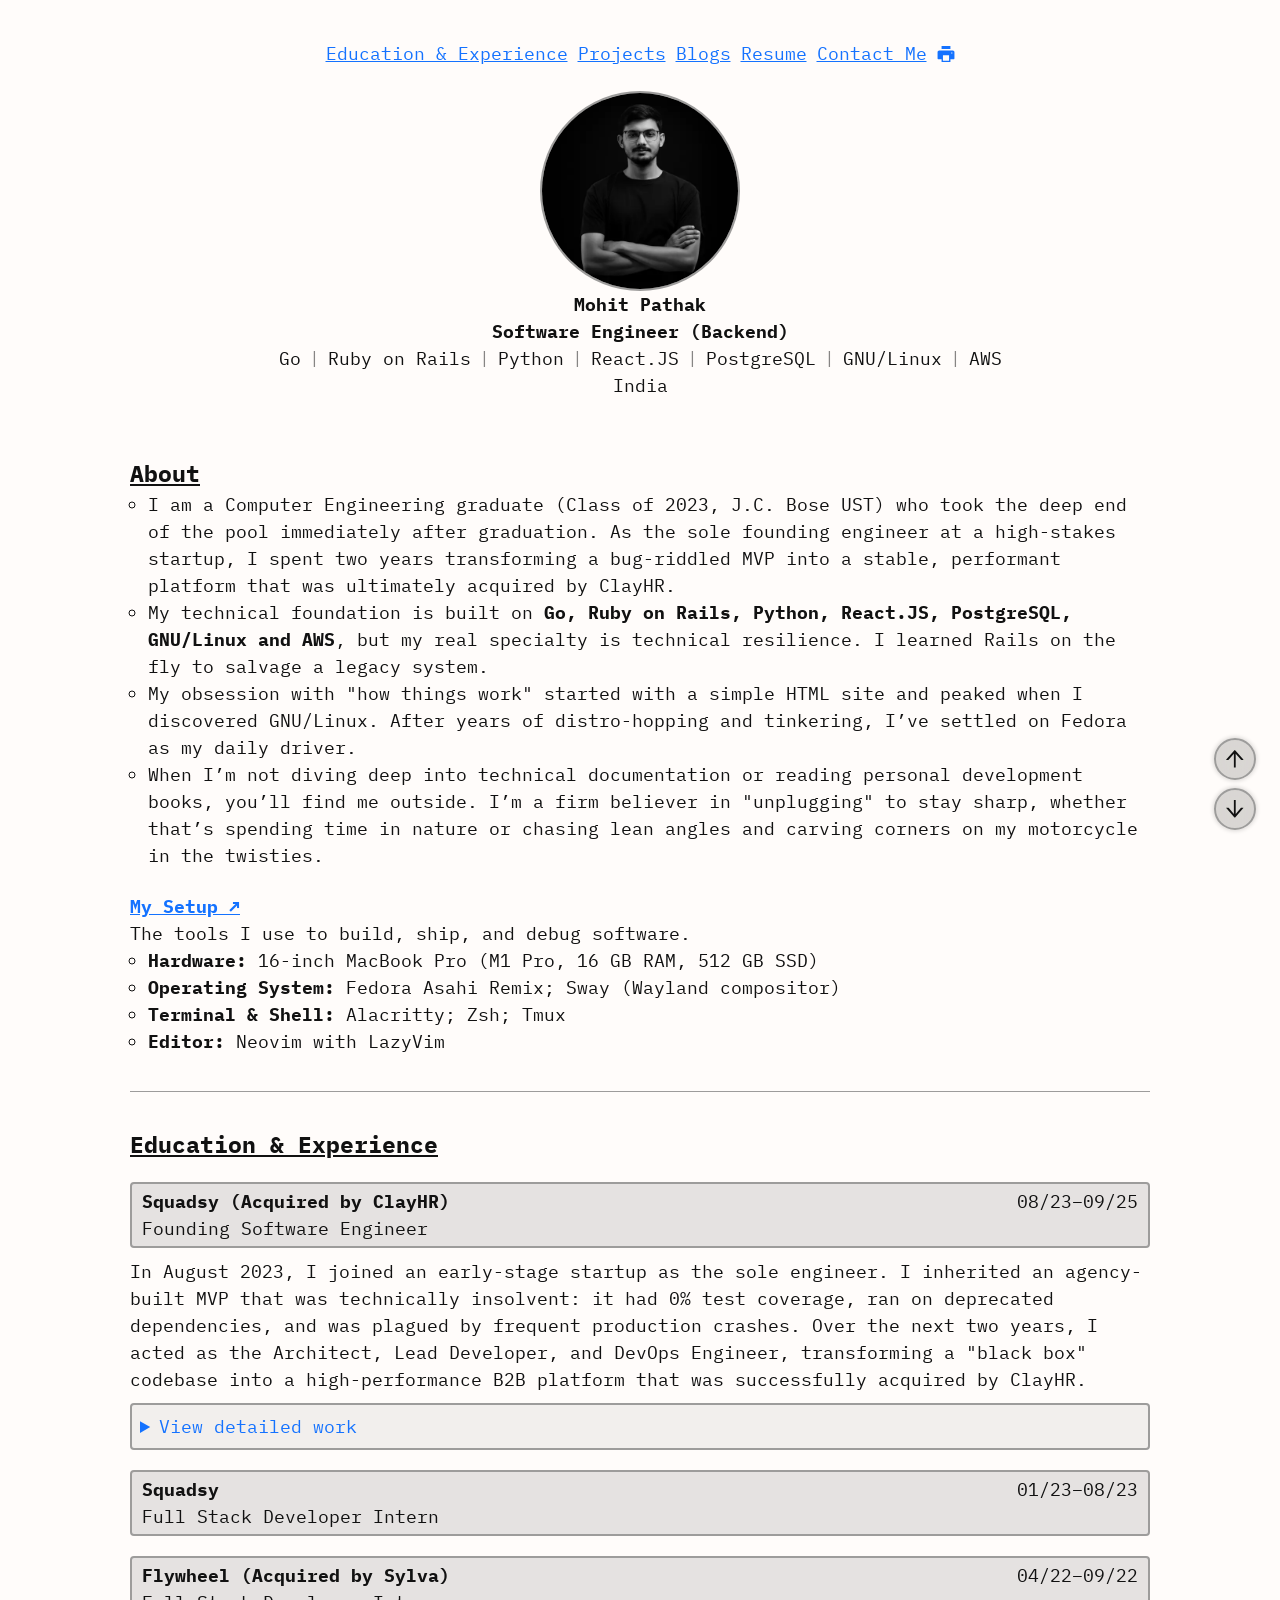
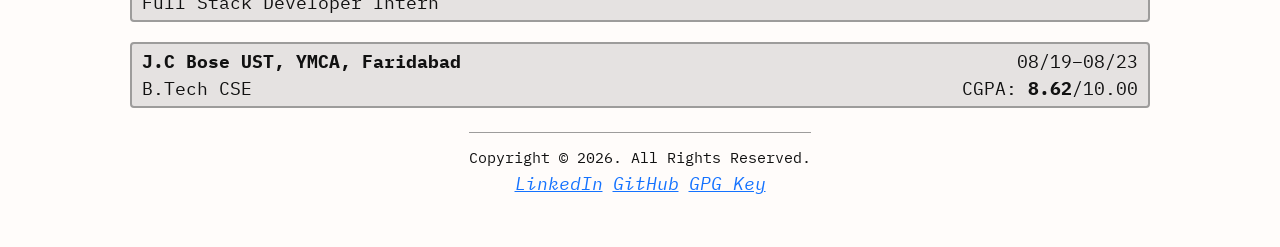
<file: public/index.html>
<!doctype html>
<html lang="en">
  <head>
    <meta charset="UTF-8" />
    <meta name="viewport" content="width=device-width, initial-scale=1" />
    <title>Mohit Pathak | Backend Software Engineer</title>
    <meta
      name="description"
      content="Mohit Pathak is a Backend Software Engineer with 2.5 years of experience in Go, Ruby on Rails, PostgreSQL, AWS, and Docker. Based in India."
    />
    <meta
      name="keywords"
      content="Mohit Pathak, Backend Engineer, Software Engineer, Go, Golang, Ruby on Rails, PostgreSQL, Docker, AWS, Linux, India"
    />
    <meta name="author" content="Mohit Pathak" />
    <meta name="robots" content="index, follow" />
    <link rel="canonical" href="https://itspmohit.github.io" />
    <meta property="og:type" content="profile" />
    <meta
      property="og:title"
      content="Mohit Pathak — Backend Software Engineer"
    />
    <meta
      property="og:description"
      content="Backend Software Engineer with 2.5 years of experience in Go, Ruby on Rails, PostgreSQL, AWS, and Docker."
    />
    <meta property="og:url" content="https://itspmohit.github.io" />
    <meta
      property="og:image"
      content="https://itspmohit.github.io/static/MohitPathak.webp"
    />
    <meta property="og:image:alt" content="Mohit Pathak profile picture" />
    <meta property="og:locale" content="en_IN" />
    <meta property="profile:first_name" content="Mohit" />
    <meta property="profile:last_name" content="Pathak" />
    <!-- ── Twitter/X Card ── -->
    <meta name="twitter:card" content="summary" />
    <meta
      name="twitter:title"
      content="Mohit Pathak — Backend Software Engineer"
    />
    <meta
      name="twitter:description"
      content="Backend Software Engineer with 2.5 years of experience in Go, Ruby on Rails, PostgreSQL, AWS, and Docker."
    />
    <meta
      name="twitter:image"
      content="https://itspmohit.github.io/static/MohitPathak.webp"
    />
    <meta name="twitter:image:alt" content="Mohit Pathak profile picture" />
    <!-- ── Structured Data (JSON-LD) ── -->
    <script type="application/ld+json">
      {
        "@context": "https://schema.org",
        "@type": "Person",
        "name": "Mohit Pathak",
        "jobTitle": "Software Engineer",
        "description": "Backend Software Engineer with 2.5 years of experience in Go, Ruby on Rails, PostgreSQL, AWS, and Docker.",
        "url": "https://itspmohit.github.io",
        "image": "https://itspmohit.github.io/static/MohitPathak.webp",
        "email": "pmohit.dev@proton.me",
        "nationality": "IN",
        "knowsAbout": [
          "Go",
          "Ruby on Rails",
          "PostgreSQL",
          "Docker",
          "AWS",
          "Linux",
          "Python"
        ],
        "sameAs": [
          "https://linkedin.com/in/itspmohit",
          "https://github.com/itspmohit"
        ]
      }
    </script>
    <link href="css/style.css" rel="stylesheet" />
    <link rel="preconnect" href="https://fonts.googleapis.com" />
    <link rel="preconnect" href="https://fonts.gstatic.com" crossorigin />
    <link
      href="https://fonts.googleapis.com/css2?family=IBM+Plex+Mono:ital,wght@0,100;0,200;0,300;0,400;0,500;0,600;0,700;1,100;1,200;1,300;1,400;1,500;1,600;1,700&display=swap"
      rel="stylesheet"
    />
    <link rel="icon" href="static/favicon/favicon.ico" sizes="any" />
    <link
      rel="icon"
      type="image/webp"
      sizes="32x32"
      href="static/favicon/favicon-32x32.webp"
    />
    <link
      rel="icon"
      type="image/webp"
      sizes="16x16"
      href="static/favicon/favicon-16x16.webp"
    />
    <link rel="apple-touch-icon" href="static/favicon/apple-touch-icon.webp" />
    <link rel="manifest" href="static/favicon/site.webmanifest" />
  </head>
  <body>
    <header id="header">
      <nav aria-label="Main navigation">
        <ul role="list" class="navigation-list">
          <li>
            <a href="#education-and-experience">Education &amp; Experience</a>
          </li>
          <li><a href="projects/">Projects</a></li>
          <li><a href="blogs/">Blogs</a></li>
          <li>
            <a
              href="https://pmohit.s.gy/resume"
              target="_blank"
              rel="noopener noreferrer"
              >Resume</a
            >
          </li>
          <li>
            <a
              href="mailto:pmohit.dev@proton.me?subject=Let%27s%20Build%20Something%20Interesting"
              target="_blank"
              rel="noopener noreferrer"
              >Contact Me</a
            >
          </li>
          <li id="print-btn-parent">
            <button
              id="print-btn"
              onclick="
                document
                  .querySelectorAll('details.work-details')
                  .forEach((d) => {
                    d.dataset.wasOpen = d.open;
                    d.open = true;
                  });
                window.print();
              "
              aria-label="Print page"
              title="Print"
            >
              <svg
                viewBox="64 64 896 896"
                focusable="false"
                data-icon="printer"
                width="1em"
                height="1em"
                fill="currentColor"
                aria-hidden="true"
              >
                <path
                  d="M732 120c0-4.4-3.6-8-8-8H300c-4.4 0-8 3.6-8 8v148h440V120zm120 212H172c-44.2 0-80 35.8-80 80v328c0 17.7 14.3 32 32 32h168v132c0 4.4 3.6 8 8 8h424c4.4 0 8-3.6 8-8V772h168c17.7 0 32-14.3 32-32V412c0-44.2-35.8-80-80-80zM664 844H360V568h304v276zm164-360c0 4.4-3.6 8-8 8h-40c-4.4 0-8-3.6-8-8v-40c0-4.4 3.6-8 8-8h40c4.4 0 8 3.6 8 8v40z"
                ></path>
              </svg>
            </button>
          </li>
        </ul>
      </nav>
      <div class="scroll-btns" aria-label="Page navigation">
        <a href="#header" title="Go to top" aria-label="Go to top">
          <svg
            viewBox="64 64 896 896"
            focusable="false"
            data-icon="arrow-up"
            width="1em"
            height="1em"
            fill="currentColor"
            aria-hidden="true"
          >
            <path
              d="M868 545.5L536.1 163a31.96 31.96 0 00-48.3 0L156 545.5a7.97 7.97 0 006 13.2h81c4.6 0 9-2 12.1-5.5L474 300.9V864c0 4.4 3.6 8 8 8h60c4.4 0 8-3.6 8-8V300.9l218.9 252.3c3 3.5 7.4 5.5 12.1 5.5h81c6.8 0 10.5-8 6-13.2z"
            ></path>
          </svg>
        </a>
        <a href="#footer" title="Go to bottom" aria-label="Go to bottom">
          <svg
            viewBox="64 64 896 896"
            focusable="false"
            data-icon="arrow-down"
            width="1em"
            height="1em"
            fill="currentColor"
            aria-hidden="true"
          >
            <path
              d="M862 465.3h-81c-4.6 0-9 2-12.1 5.5L550 723.1V160c0-4.4-3.6-8-8-8h-60c-4.4 0-8 3.6-8 8v563.1L255.1 470.8c-3-3.5-7.4-5.5-12.1-5.5h-81c-6.8 0-10.5 8.1-6 13.2L487.9 861a31.96 31.96 0 0048.3 0L868 478.5c4.5-5.2.8-13.2-6-13.2z"
            ></path>
          </svg>
        </a>
      </div>
      <section class="hello" aria-label="Profile introduction">
        <img
          src="static/img/MohitPathak.webp"
          id="profile-picture"
          alt="Mohit Pathak profile picture"
          height="200px"
          width="200px"
        />
        <div class="designation">
          <p id="name"><strong>Mohit Pathak</strong></p>
          <p><strong>Software Engineer (Backend)</strong></p>
          <ul role="list" class="technology-list">
            <li>Go</li>
            <li>Ruby on Rails</li>
            <li>Python</li>
            <li>React.JS</li>
            <li>PostgreSQL</li>
            <li>GNU/Linux</li>
            <li>AWS</li>
          </ul>
          <p>India</p>
        </div>
      </section>
    </header>
    <main>
      <section id="about-me" aria-labelledby="about-heading">
        <h2 id="about-heading">About</h2>
        <ul role="list" class="content-list">
          <li>
            I am a Computer Engineering graduate (Class of 2023, J.C. Bose UST)
            who took the deep end of the pool immediately after graduation. As
            the sole founding engineer at a high-stakes startup, I spent two
            years transforming a bug-riddled MVP into a stable, performant
            platform that was ultimately acquired by ClayHR.
          </li>
          <li>
            My technical foundation is built on
            <strong
              >Go, Ruby on Rails, Python, React.JS, PostgreSQL, GNU/Linux and
              AWS</strong
            >, but my real specialty is technical resilience. I learned Rails on
            the fly to salvage a legacy system.
          </li>
          <li>
            My obsession with "how things work" started with a simple HTML site
            and peaked when I discovered GNU/Linux. After years of
            distro-hopping and tinkering, I’ve settled on Fedora as my daily
            driver.
          </li>
          <li>
            When I’m not diving deep into technical documentation or reading
            personal development books, you’ll find me outside. I’m a firm
            believer in "unplugging" to stay sharp, whether that’s spending time
            in nature or chasing lean angles and carving corners on my
            motorcycle in the twisties.
          </li>
        </ul>
        <section id="my-setup" aria-labelledby="my-setup-heading">
          <h3 id="my-setup-heading">
            <a
              href="https://github.com/itspmohit/dotfiles"
              target="_blank"
              rel="noopener noreferrer"
            >
              My Setup ↗
            </a>
          </h3>

          <p>The tools I use to build, ship, and debug software.</p>

          <ul role="list" class="content-list">
            <li>
              <strong>Hardware:</strong> 16-inch MacBook Pro (M1 Pro, 16 GB RAM,
              512 GB SSD)
            </li>
            <li>
              <strong>Operating System:</strong> Fedora Asahi Remix; Sway
              (Wayland compositor)
            </li>
            <li><strong>Terminal &amp; Shell:</strong> Alacritty; Zsh; Tmux</li>
            <li><strong>Editor:</strong> Neovim with LazyVim</li>
          </ul>
        </section>
      </section>
      <hr />
      <section id="education-and-experience" aria-labelledby="edu-heading">
        <h2 id="edu-heading">Education &amp; Experience</h2>
        <ul role="list" class="content-list organization-list">
          <li>
            <article aria-labelledby="fte-job1">
              <header class="parent-row">
                <div class="organization row">
                  <h3 id="fte-job1" class="col-1">
                    Squadsy (Acquired by ClayHR)
                  </h3>
                  <time datetime="2023-08/2025-09" class="col-2 align-right"
                    >08/23–09/25</time
                  >
                </div>
                <div class="role row">
                  <p class="col-1">Founding Software Engineer</p>
                </div>
              </header>
              <p class="work-summary">
                In August 2023, I joined an early-stage startup as the sole
                engineer. I inherited an agency-built MVP that was technically
                insolvent: it had 0% test coverage, ran on deprecated
                dependencies, and was plagued by frequent production crashes.
                Over the next two years, I acted as the Architect, Lead
                Developer, and DevOps Engineer, transforming a "black box"
                codebase into a high-performance B2B platform that was
                successfully acquired by ClayHR.
              </p>
              <details class="work-details">
                <summary>View detailed work</summary>
                <section
                  class="work-category"
                  aria-labelledby="The Technical Rescue: Zero to Production"
                >
                  <h4 id="The Technical Rescue: Zero to Production">
                    The Technical Rescue: Zero to Production
                  </h4>
                  <p>
                    When I started, I had never used Ruby on Rails. Within
                    weeks, I had self-taught the framework, stabilized the
                    existing features, and began shipping critical updates. I
                    transitioned the company from a "firefighting" culture to a
                    stable, scalable engineering environment by:
                  </p>
                  <ul role="list" class="work-info-list">
                    <li>
                      <b>Dockerizing the Environment:</b> I containerized the
                      legacy stack to eliminate environment parity issues and
                      created a repeatable, reliable build process.
                    </li>
                    <li>
                      <b>Proactive Observability:</b> I implemented a
                      centralized error-handling suite using Bugsnag and Slack,
                      building a real-time alerting pipeline that allowed us to
                      resolve production issues before they impacted our
                      enterprise clients.
                    </li>
                  </ul>
                </section>
                <section
                  class="work-category"
                  aria-labelledby="Core Product: The Automation & Analytics Engine"
                >
                  <h4 id="Core Product: The Automation & Analytics Engine">
                    Core Product: The Automation & Analytics Engine
                  </h4>
                  I owned the full lifecycle of our core product features,
                  ensuring they were robust enough for enterprise HR
                  departments.
                  <ul role="list" class="work-info-list">
                    <li>
                      <b>The "Journey" Builder:</b> Architected a flexible
                      automation engine that allowed HR leaders to trigger
                      complex employee workflows based on dynamic HRIS data
                      (birthdays, tenure, or role changes).
                    </li>
                    <li>
                      <b>Enterprise Integrations:</b> Overhauled our OAuth 2.0
                      flows and built an event-driven ingestion pipeline for
                      bulk HRIS data. This ensured secure, high-speed syncing
                      with third-party platforms like Slack, Twilio, and
                      Merge.dev.
                    </li>
                    <li>
                      <b>Business Intelligence Suite:</b> I designed a
                      proprietary analytics engine from scratch. It didn’t just
                      track opens and clicks; I engineered a custom query layer
                      that allowed users to perform multi-dimensional
                      segmentation—filtering engagement trends by department,
                      job role, and location to derive actual employee
                      sentiment.
                    </li>
                  </ul>
                </section>
                <section
                  class="work-category"
                  aria-labelledby="Performance Engineering at Scale"
                >
                  <h4 id="Performance Engineering at Scale">
                    Performance Engineering at Scale
                  </h4>
                  <p>
                    As our B2B client base grew, the initial architecture hit a
                    ceiling. I led a deep-dive refactoring of the data layer to
                    support enterprise-grade datasets:
                  </p>
                  <ul role="list" class="work-info-list">
                    <li>
                      <b>300x Latency Reduction:</b> By optimizing SQL
                      generation and implementing advanced indexing, I reduced
                      response times for high-load filtering queries by
                      <strong>300x</strong>.
                    </li>
                    <li>
                      <b>Baseline Improvements:</b> Achieved a
                      <strong>20x</strong> speed increase across general system
                      queries, ensuring a lag-free experience for managers
                      handling 10,000+ employee records.
                    </li>
                    <li>
                      <b>Reliability:</b> Implemented a leaky-bucket
                      rate-limiting algorithm and background job throttling to
                      protect our infrastructure from external API spikes and
                      webhook floods.
                    </li>
                  </ul>
                </section>
                <section
                  class="work-category"
                  aria-labelledby="DevOps & Infrastructure"
                >
                  <h4 id="DevOps & Infrastructure">DevOps & Infrastructure</h4>
                  <p>
                    I managed the company’s entire AWS footprint, treating
                    infrastructure as a first-class citizen:
                  </p>
                  <ul role="list" class="work-info-list">
                    <li>
                      <b>50% Cost Reduction:</b> Conducted a comprehensive audit
                      of our cloud spend. By migrating deprecated RDS instances
                      and right-sizing our EC2 fleet, I slashed the monthly
                      infrastructure bill by half while simultaneously improving
                      system throughput.
                    </li>
                    <li>
                      <b>Zero-Downtime Deployments:</b> Migrated the stack to
                      AWS Elastic Beanstalk with rolling updates. I implemented
                      graceful shutdown protocols to ensure that no background
                      jobs or data transactions were lost during deployments.
                    </li>
                  </ul>
                </section>
                <section
                  class="work-category"
                  aria-labelledby="Acquisition & Transition"
                >
                  <h4 id="Acquisition & Transition">
                    Acquisition & Transition
                  </h4>
                  <ul role="list" class="work-info-list">
                    <li>
                      My work directly contributed to the
                      <strong>company's acquisition by ClayHR</strong>. I was
                      offered a Full-Time Equivalent (FTE) position to lead the
                      transition but chose to pursue new challenges as a
                      generalist engineer.
                    </li>
                  </ul>
                </section>
              </details>
            </article>
          </li>
          <li>
            <article aria-labelledby="internship-2">
              <header class="parent-row">
                <div class="organization row">
                  <h3 id="internship-2" class="col-1">Squadsy</h3>
                  <time datetime="2023-01/2023-08" class="col-2 align-right"
                    >01/23–08/23</time
                  >
                </div>
                <div class="role row">
                  <p class="col-1">Full Stack Developer Intern</p>
                </div>
              </header>
              <p class="work-summary">
                <!-- </p> -->
                <!-- <details class="work-details"> -->
                <!-- 	<summary>View detailed work</summary> -->
                <!---->
                <!-- 	<section class="work-category" aria-labelledby="Technical Leadership & Product Delivery"> -->
                <!-- 		<h4 id="Technical Leadership & Product Delivery">Technical Leadership & Product Delivery</h4> -->
                <!-- 		<ul role="list" class="work-info-list"> -->
                <!-- 			<li> -->
                <!-- 			</li> -->
                <!-- 			<li> -->
                <!-- 			</li> -->
                <!-- 			<li> -->
                <!-- 			</li> -->
                <!-- 		</ul> -->
                <!-- 	</section> -->
                <!-- </details> -->
              </p>
            </article>
          </li>
          <li>
            <article aria-labelledby="internship-1">
              <header class="parent-row">
                <div class="organization row">
                  <h3 id="internship-1" class="col-1">
                    Flywheel (Acquired by Sylva)
                  </h3>
                  <time datetime="2022-04/2022-09" class="col-2 align-right"
                    >04/22–09/22</time
                  >
                </div>
                <div class="role row">
                  <p class="col-1">Full Stack Developer Intern</p>
                </div>
              </header>
            </article>
          </li>
          <li>
            <article aria-labelledby="btech-degree">
              <header class="parent-row">
                <div class="institution-row row">
                  <h3 id="btech-degree" class="col-1">
                    J.C Bose UST, YMCA, Faridabad
                  </h3>
                  <time datetime="2019-08/2023-08" class="col-2 align-right"
                    >08/19–08/23</time
                  >
                </div>
                <div class="degree-row row">
                  <p class="col-1">B.Tech CSE</p>
                  <p class="col-2 align-right">
                    CGPA: <strong>8.62</strong>/10.00
                  </p>
                </div>
              </header>
            </article>
          </li>
        </ul>
      </section>
    </main>
    <footer id="footer">
      <p id="copyright-text">
        <small>Copyright &copy; 2026. All Rights Reserved.</small>
      </p>
      <address>
        <ul role="list" class="footer-container">
          <li class="print-only-links">
            <a
              target="_blank"
              href="https://pmohit.s.gy/resume"
              rel="noopener noreferrer"
              >Resume</a
            >
          </li>
          <li class="print-only-links">
            <a
              target="_blank"
              href="mailto:pmohit.dev@proton.me?subject=Let%27s%20Build%20Something%20Interesting"
              rel="noopener noreferrer"
              >Contact Me</a
            >
          </li>
          <li>
            <a
              target="_blank"
              href="https://linkedin.com/in/itspmohit"
              rel="noopener noreferrer"
              >LinkedIn</a
            >
          </li>
          <li>
            <a
              target="_blank"
              href="https://github.com/itspmohit"
              rel="noopener noreferrer"
              >GitHub</a
            >
          </li>
          <li>
            <a
              target="_blank"
              href="https://keys.openpgp.org/search?q=pmohit.dev%40proton.me"
              rel="noopener noreferrer"
              >GPG Key</a
            >
          </li>
        </ul>
      </address>
    </footer>
  </body>
</html>
</file>
<file: public/css/style.css>
/* CSS style reset */

/* 1. Use a more-intuitive box-sizing model */

*,
*::before,
*::after {
  box-sizing: border-box;
}

/* 2. Remove default margin */

*:not(dialog) {
  margin: 0;
}

/* 3. Enable keyword animations */

@media (prefers-reduced-motion: no-preference) {
  html {
    interpolate-size: allow-keywords;
  }
}

body {
  /* 4. Add accessible line-height */
  line-height: 1.5;
  /* 5. Improve text rendering */
  -webkit-font-smoothing: antialiased;
}

/* 6. Improve media defaults */

img,
picture,
video,
canvas,
svg {
  display: block;
  max-width: 100%;
}

/* 7. Inherit fonts for form controls */

input,
button,
textarea,
select {
  font: inherit;
}

/* 8. Avoid text overflows */

p,
h1,
h2,
h3,
h4,
h5,
h6 {
  overflow-wrap: break-word;
}

/* 9. Improve line wrapping */

p {
  text-wrap: pretty;
}

h1,
h2,
h3,
h4,
h5,
h6 {
  text-wrap: balance;
}

/* 10. Create a root stacking context */

#root,
#__next {
  isolation: isolate;
}

/* ========== */

:root {
  --bg: #fffcfa;
  --text: #111111;
  --link: #1472ff;
  --link-visited: #1472ff;
  --link-hover: #ff4500;
  --border-color: #9d9c9b;
  --scroll-btn-color: var(--text);
  --scroll-btn-bg-color: rgba(0, 0, 0, 0.15);
  --scroll-btn-bg-color-hover: rgba(0, 0, 0, 0.15);
  --scroll-btn-box-shadow: rgba(0, 0, 0, 0.15);
  --scroll-btn-border-color: var(--border-color);
  --heading-bg-color: rgba(0, 0, 0, 0.1);
  --details-bg-color-close: rgba(0, 0, 0, 0.05);
  --details-bg-color-open: var(--heading-bg-color);
  --text-underline-color: rgba(0, 0, 0, 0);
}

@media (prefers-color-scheme: dark) {
  :root {
    --bg: #000c0c;
    --text: #a2a2a2;
    --link: #009933;
    --link-visited: #009933;
    --link-hover: #ff9933;
    --border-color: #2e2e2e;
    --scroll-btn-color: var(--text);
    --scroll-btn-bg-color: rgba(255, 255, 255, 0.15);
    --scroll-btn-box-shadow: rgba(0, 0, 0, 0);
    --scroll-btn-bg-color-hover: rgba(255, 255, 255, 0.15);
    --scroll-btn-border-color: var(--border-color);
    --heading-bg-color: rgba(255, 255, 255, 0.1);
    --details-bg-color-close: rgba(255, 255, 255, 0.05);
    --details-bg-color-open: var(--heading-bg-color);
    --text-underline-color: rgba(0, 0, 0, 0);
  }
}

body {
  background-color: var(--bg);
  color: var(--text);
}

a:link {
  color: var(--link);
}

a:visited {
  color: var(--link-visited);
}

a:hover {
  color: var(--link-hover);
}

html {
  font-family: "IBM Plex Mono";
  font-size: clamp(14px, 1.5vw, 18px);
  display: flex;
  justify-content: center;
  scroll-behavior: smooth;
}

body {
  display: flex;
  flex-direction: column;
  align-content: center;
  justify-content: center;
  align-items: center;
  padding: clamp(20px, 4vw, 40px);
  width: min(100%, 100ch);
  transition:
    background-color 0.3s,
    color 0.3s;
}

h1 {
  font-size: 1.5rem;
}

h2 {
  font-size: 1.25rem;
  text-decoration: underline;
}

h3 {
  font-size: 1rem;
}

h4 {
  font-size: 1rem;
}

ul {
  margin: 0;
  padding: 0;
}

li {
  list-style-type: none;
}

section {
  margin: 24px 0;
}

article {
  margin: 20px 0;
  /* border: 2px solid var(--border-color); */
  /* padding: 10px; */
  /* border-radius: 2px; */
}

article header {
  margin-bottom: 10px;
  border: 2px solid var(--border-color);
  border-radius: 4px;
  padding: 4px 10px;
  background-color: var(--heading-bg-color);
}

time {
  text-align: right;
}

/* hr { */
/* 	border: 0; */
/* 	border-bottom: 1px solid var(--border-color); */
/* } */

hr {
  border: none;
  border-top: 1px solid var(--border-color);
  margin: 2rem 0;
}

section:target {
  scroll-margin-top: 40px;
}

.parent-row {
  display: flex;
  flex-direction: column;
}

.row {
  display: flex;
  align-items: flex-start;
  justify-content: space-between;
}

.col-1 {
  flex: 2;
}

.col-2 {
  flex: 2;
}

.navigation-list {
  display: flex;
  flex-direction: row;
  flex-wrap: wrap;
  justify-content: center;
  align-items: center;
  gap: 10px;
}

.technology-list {
  display: flex;
  gap: 4px 0;
  align-content: center;
  justify-content: center;
  align-items: center;
  flex-wrap: wrap;
}

.technology-list li + li::before {
  content: "|";
  padding: 0 8px;
  opacity: 0.5;
}

.content-list {
  margin-left: 1rem;
}

.content-list li {
  list-style-type: circle;
}

.organization-list {
  margin-left: 0;
}

.organization-list li {
  list-style-type: none;
}

.experience-header-list li {
  list-style-type: none;
}

ul.work-info-list {
  margin-left: 1rem;
}

.work-info-list li {
  list-style-type: disc;
}

#header {
  padding-bottom: 10px;
  /* border-bottom: 1px solid var(--border-color); */
}

#footer {
  padding: 10px 0;
  border-top: 1px solid var(--border-color);
}

#footer > p {
  text-align: center;
}

.align-right {
  text-align: right;
}

.footer-container {
  display: flex;
  gap: 10px;
  align-items: center;
  flex-wrap: nowrap;
  align-content: center;
  justify-content: center;
}

#profile-picture {
  height: 200px;
  border-radius: 100%;
  border: 2px solid var(--border-color);
}

.hello {
  display: flex;
  align-content: center;
  justify-content: center;
  align-items: center;
  flex-direction: column;
}

.designation {
  display: flex;
  flex-direction: column;
  align-items: center;
  justify-content: center;
}

.scroll-btns {
  position: fixed;
  bottom: 70px;
  right: 24px;
  display: flex;
  flex-direction: column;
  gap: 8px;
}

.scroll-btns a {
  display: flex;
  align-items: center;
  justify-content: center;
  width: 42px;
  height: 42px;
  border-radius: 50%;
  text-decoration: none;
  font-size: 1.2rem;
  color: var(--scroll-btn-color);
  background-color: var(--scroll-btn-bg-color);
  backdrop-filter: blur(12px) saturate(180%);
  -webkit-backdrop-filter: blur(6px) saturate(180%);
  border: 2px solid var(--scroll-btn-border-color);
  box-shadow: 0 0 4px 1px var(--scroll-btn-box-shadow);
  -webkit-tap-highlight-color: transparent;
  outline: none;
  user-select: none;
  -webkit-user-select: none;
  transition:
    background-color 0.2s,
    transform 0.2s;
}

.scroll-btns a:hover {
  background-color: var(--scroll-btn-bg-color-hover);
}

#print-btn-parent {
  display: flex;
  align-items: center;
  justify-content: center;
}

#print-btn:hover {
  color: var(--link-hover);
}

#print-btn {
  color: var(--link);
  background: none;
  border: none;
  margin: 0;
  padding: 0;
  cursor: pointer;
}

/* hover for desktop only */

@media (hover: hover) {
  .scroll-btns a:hover {
    transform: scale(1.1);
  }
}

details {
  cursor: pointer;
  margin: 10px 0px;
  background: var(--details-bg-color-close);
  border: 2px solid var(--border-color);
  border-radius: 4px;
  padding: 8px;
  -webkit-tap-highlight-color: transparent;
  outline: none;
  user-select: none;
  -webkit-user-select: none;
}

details:open {
  background: var(--details-bg-color-open);
  border: 2px solid var(--border-color);
  border-radius: 4px;
  padding: 8px;
}

details summary {
  color: var(--link);
}

@media print {
  @page {
    margin: 0.5cm;
    size: A4;
  }

  html,
  body {
    background-color: white;
    width: 100%;
    margin: 0;
    padding: 0 5px;
  }

  #name {
    font-size: 24px;
  }

  nav,
  #profile-picture,
  #copyright-text,
  .scroll-btns,
  #education-and-experience ~ hr,
  #projects,
  #projects ~ hr,
  #blogs,
  #my-setup {
    display: none !important;
  }

  a:visited {
    color: var(--link) !important;
  }

  .print-only-links {
    display: inline-block !important;
  }
}

/* Hide print-only elements on screen */
@media screen {
  .print-only-links {
    display: none;
  }
}
</file>
